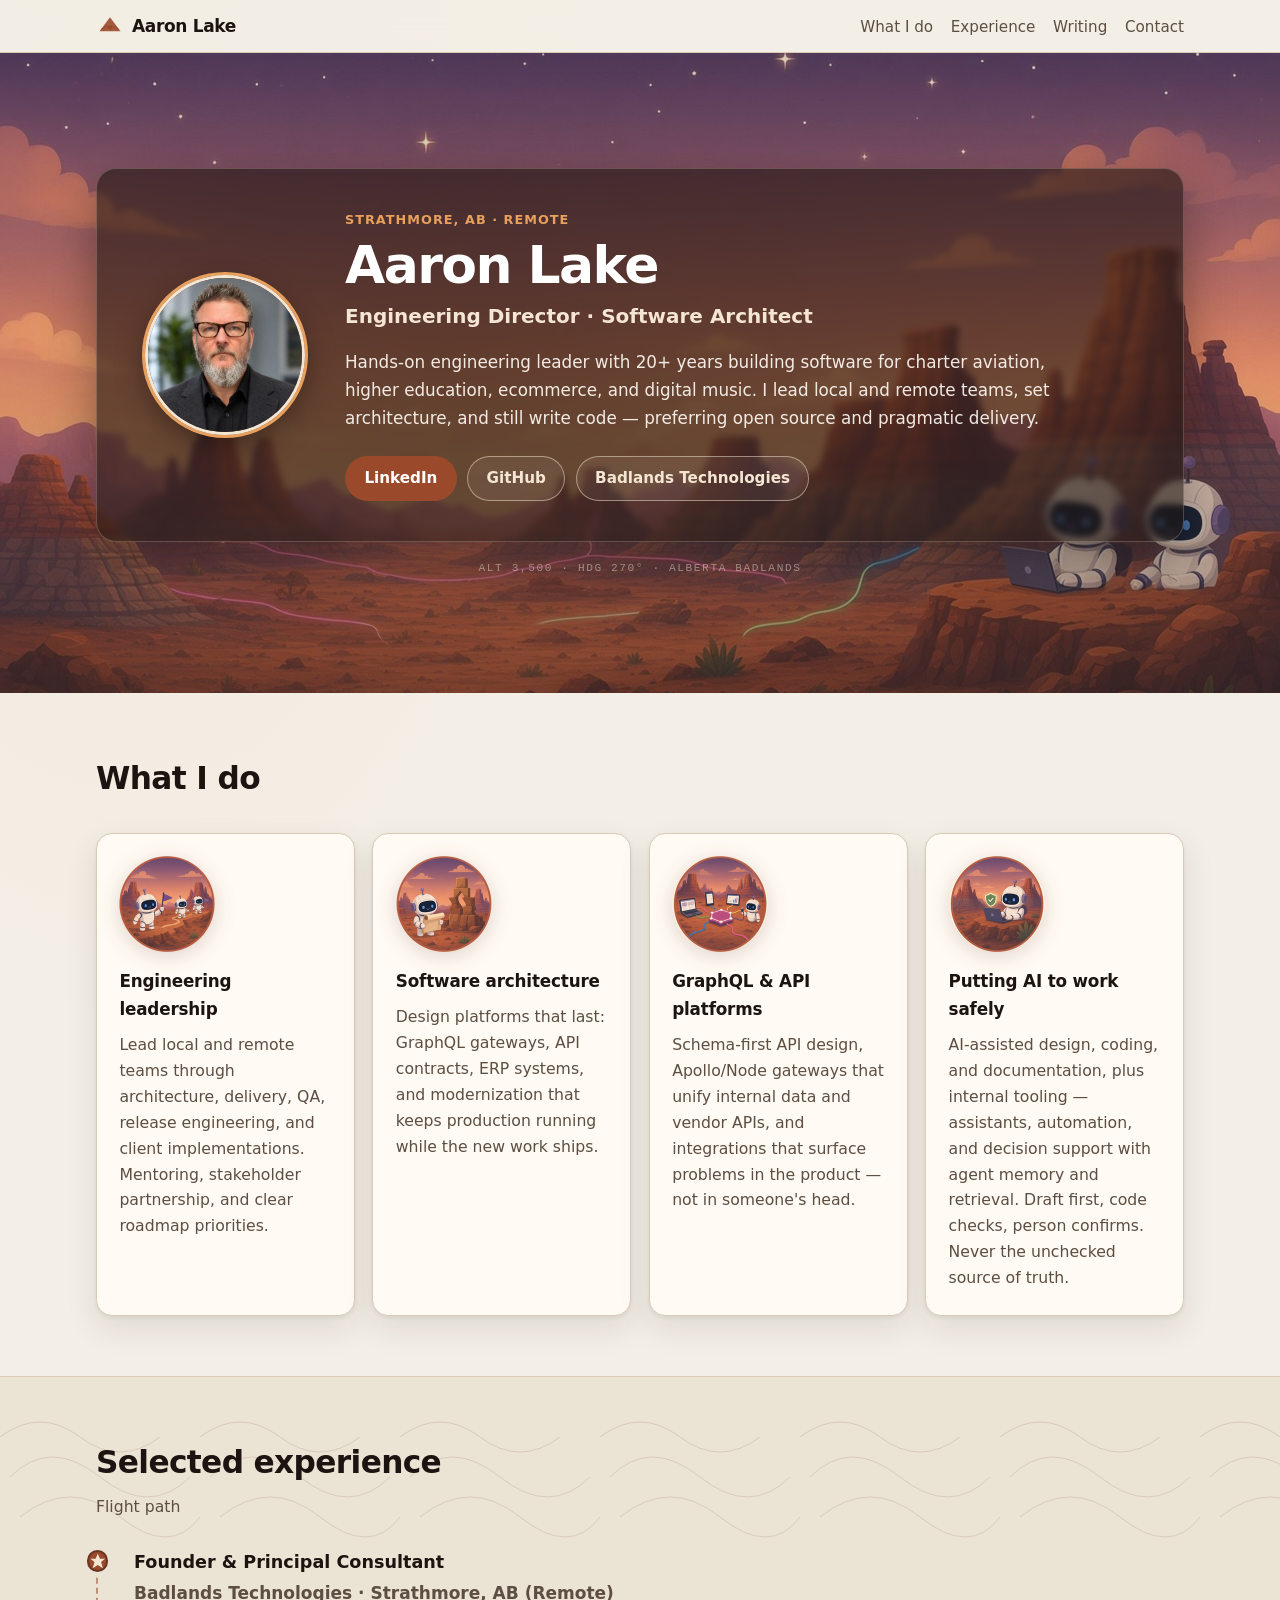
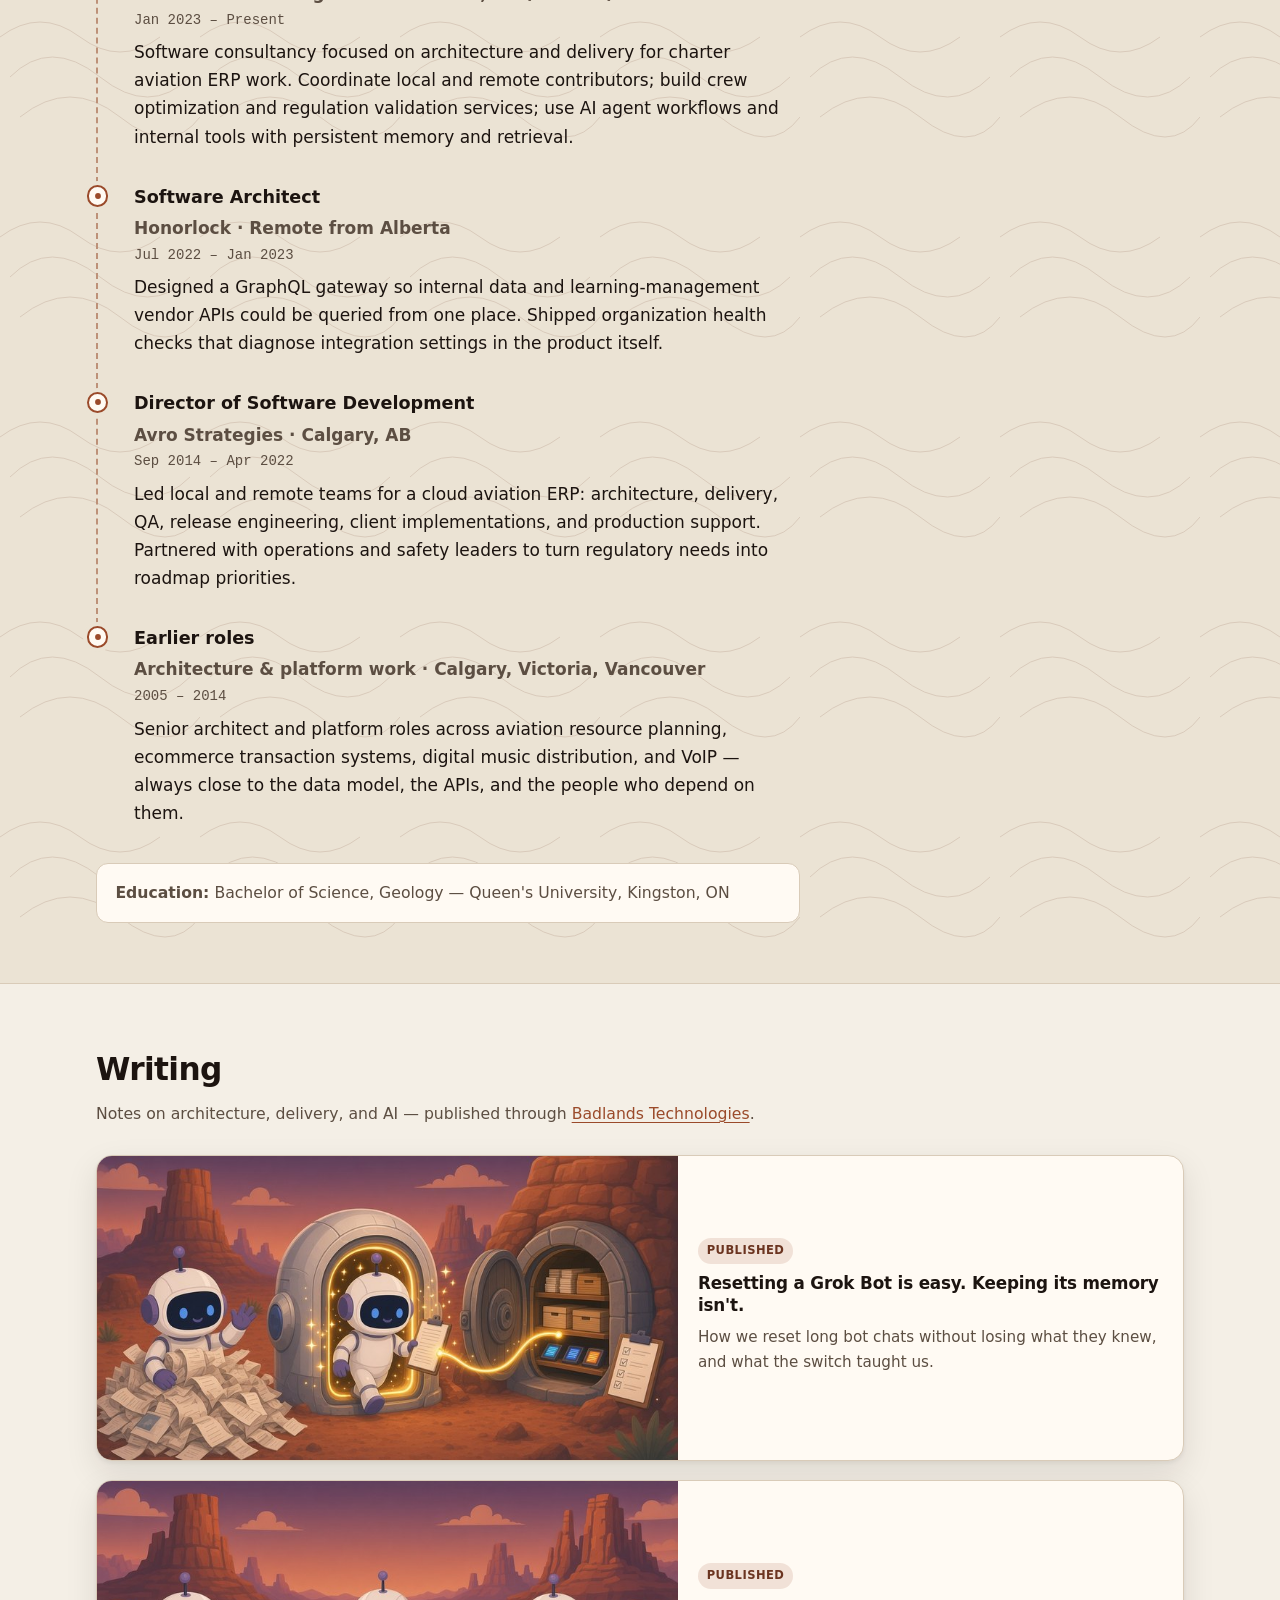
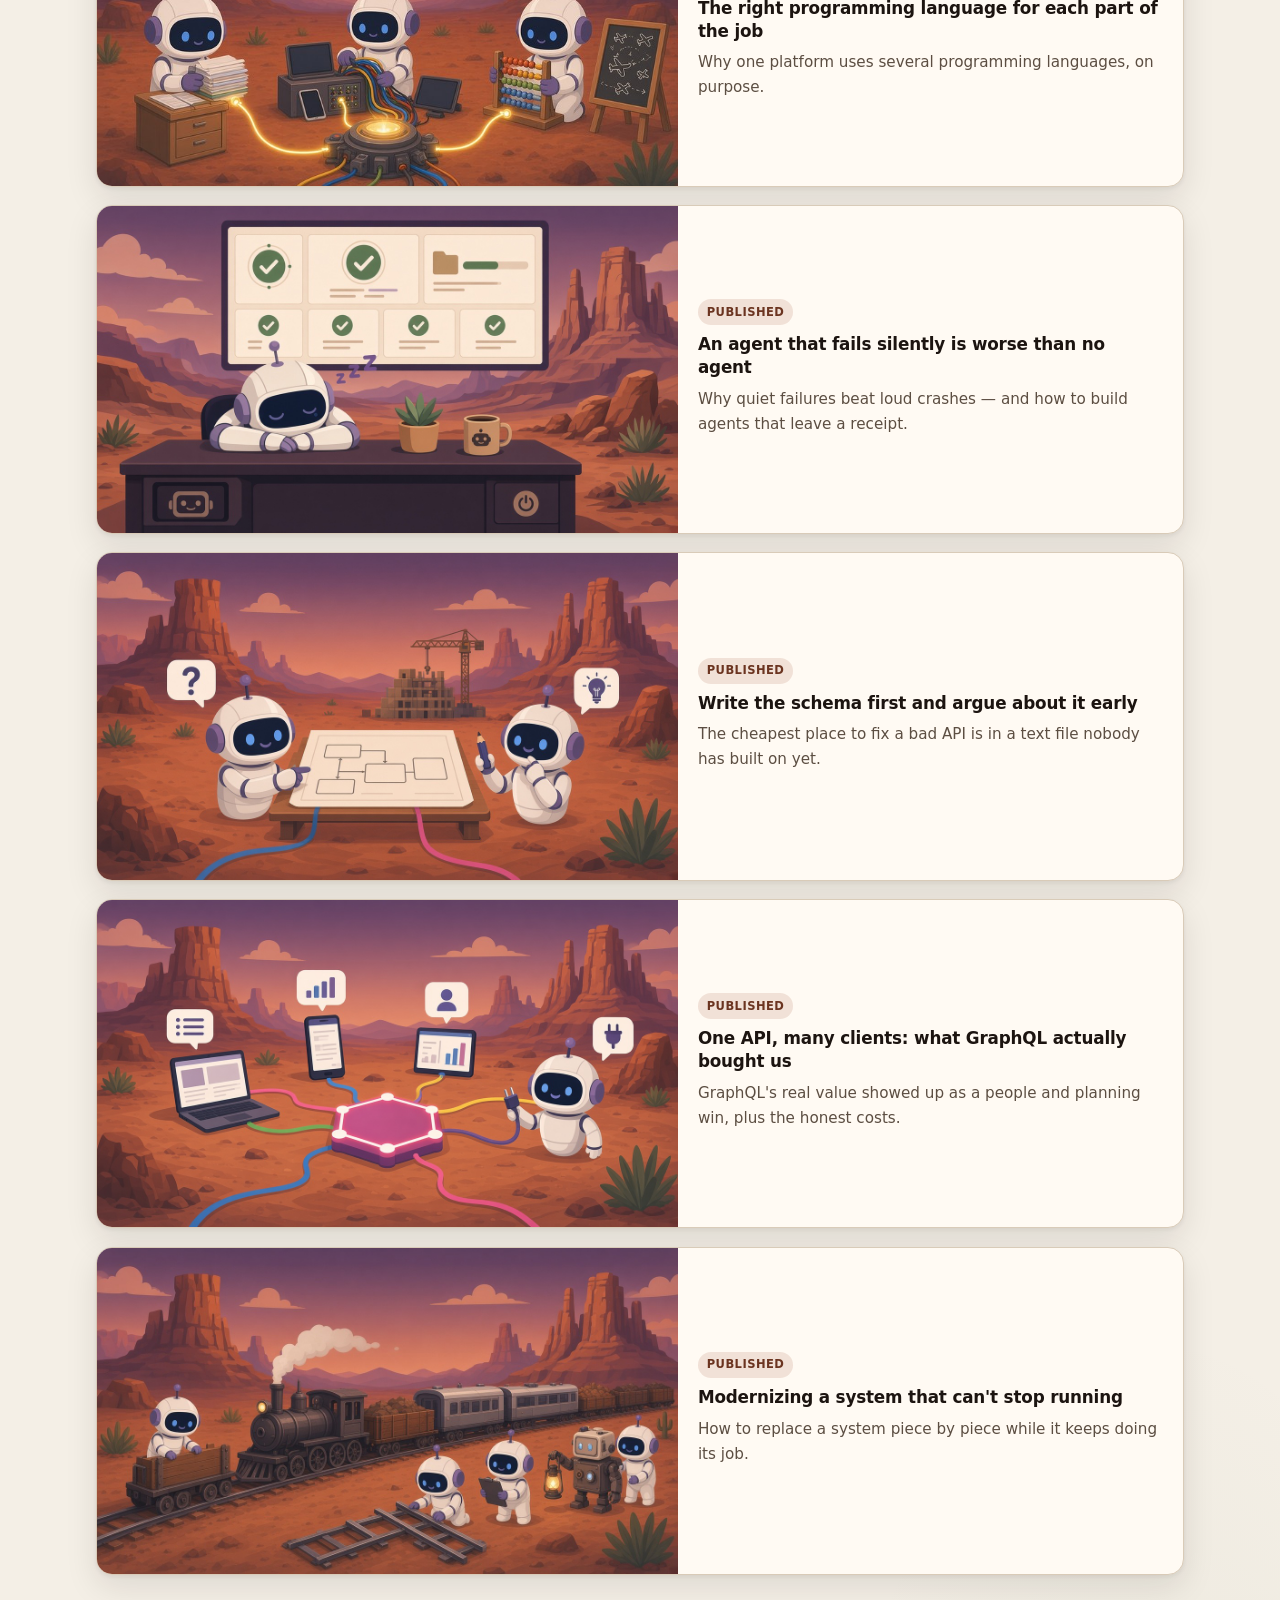
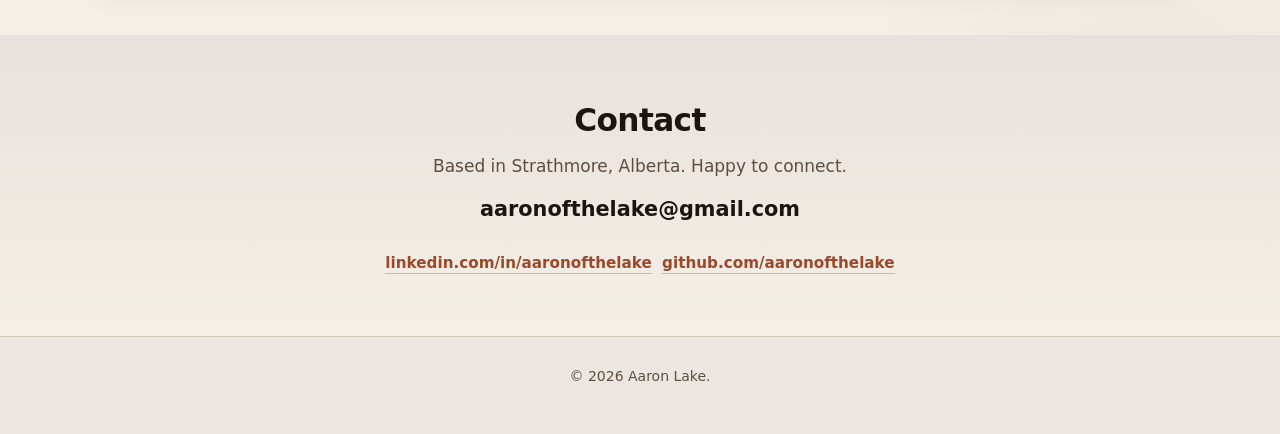
<file: index.html>
<!DOCTYPE html>
<html lang="en">
<head>
  <meta charset="utf-8">
  <meta name="viewport" content="width=device-width, initial-scale=1">
  <meta name="description" content="Aaron Lake — Engineering Director and Software Architect. Leadership, architecture, GraphQL platforms, and putting AI to work safely.">
  <meta name="author" content="Aaron Lake">
  <title>Aaron Lake — Engineering Director · Software Architect</title>
  <link rel="stylesheet" href="styles.css">
</head>
<body>
  <a class="skip-link" href="#main">Skip to content</a>

  <header class="site-header">
    <div class="wrap header-inner">
      <a class="logo" href="#top">
        <svg class="logo-mark" viewBox="0 0 32 32" width="28" height="28" aria-hidden="true" focusable="false">
          <path fill="currentColor" d="M4 22 L16 6 L28 22 Z" opacity="0.9"/>
          <path fill="none" stroke="currentColor" stroke-width="1.5" d="M6 20 Q16 12 26 20" opacity="0.7"/>
          <circle cx="16" cy="18" r="2" fill="currentColor"/>
        </svg>
        <span>Aaron Lake</span>
      </a>
      <nav aria-label="Primary">
        <ul>
          <li><a href="#work">What I do</a></li>
          <li><a href="#experience">Experience</a></li>
          <li><a href="#writing">Writing</a></li>
          <li><a href="#contact">Contact</a></li>
        </ul>
      </nav>
    </div>
  </header>

  <main id="main">
    <!-- HERO: illustrated Badlands dusk scene (matches article art) -->
    <section id="top" class="hero" aria-labelledby="hero-heading">
      <picture class="hero-bg" aria-hidden="true">
        <source media="(max-width: 640px)" srcset="assets/hero-badlands-800.jpg">
        <img src="assets/hero-badlands-1920.jpg" width="1920" height="1080" alt="" decoding="async" fetchpriority="high">
      </picture>
      <div class="hero-shade" aria-hidden="true"></div>

      <div class="wrap hero-inner">
        <div class="hero-card">
          <img class="hero-photo" src="assets/aaron-headshot.jpg" width="200" height="200"
               alt="Portrait of Aaron Lake" decoding="async">
          <div class="hero-copy">
            <p class="eyebrow">Strathmore, AB · Remote</p>
            <h1 id="hero-heading">Aaron Lake</h1>
            <p class="role"><span class="nowrap">Engineering Director</span> · <span class="nowrap">Software Architect</span></p>
            <p class="lede">
              Hands-on engineering leader with 20+ years building software for charter aviation,
              higher education, ecommerce, and digital music. I lead local and remote teams,
              set architecture, and still write code — preferring open source and pragmatic delivery.
            </p>
            <ul class="hero-links" aria-label="Profiles">
              <li><a class="btn btn-primary" href="https://www.linkedin.com/in/aaronofthelake" rel="noopener noreferrer">LinkedIn</a></li>
              <li><a class="btn btn-ghost" href="https://github.com/aaronofthelake" rel="noopener noreferrer">GitHub</a></li>
              <li><a class="btn btn-ghost" href="https://www.linkedin.com/company/90430647/" rel="noopener noreferrer">Badlands Technologies</a></li>
            </ul>
          </div>
        </div>
        <p class="flight-note" aria-hidden="true">ALT 3,500 · HDG 270° · Alberta badlands</p>
      </div>
    </section>

    <section id="work" class="section" aria-labelledby="work-heading">
      <div class="wrap">
        <div class="section-head">
          <h2 id="work-heading">What I do</h2>
        </div>
        <div class="card-grid">
          <article class="card">
            <div class="card-icon card-badge" aria-hidden="true">
              <img src="assets/badge-leadership-192.png" width="96" height="96" alt="" loading="lazy" decoding="async">
            </div>
            <h3>Engineering leadership</h3>
            <p>
              Lead local and remote teams through architecture, delivery, QA,
              release engineering, and client implementations. Mentoring, stakeholder
              partnership, and clear roadmap priorities.
            </p>
          </article>
          <article class="card">
            <div class="card-icon card-badge" aria-hidden="true">
              <img src="assets/badge-architecture-192.png" width="96" height="96" alt="" loading="lazy" decoding="async">
            </div>
            <h3>Software architecture</h3>
            <p>
              Design platforms that last: GraphQL gateways, API contracts, ERP systems,
              and modernization that keeps production running while the new work ships.
            </p>
          </article>
          <article class="card">
            <div class="card-icon card-badge" aria-hidden="true">
              <img src="assets/badge-api-192.png" width="96" height="96" alt="" loading="lazy" decoding="async">
            </div>
            <h3>GraphQL &amp; API platforms</h3>
            <p>
              Schema-first API design, Apollo/Node gateways that unify internal data and
              vendor APIs, and integrations that surface problems in the product — not in someone's head.
            </p>
          </article>
          <article class="card">
            <div class="card-icon card-badge" aria-hidden="true">
              <img src="assets/badge-ai-192.png" width="96" height="96" alt="" loading="lazy" decoding="async">
            </div>
            <h3>Putting AI to work safely</h3>
            <p>
              AI-assisted design, coding, and documentation, plus internal tooling —
              assistants, automation, and decision support with agent memory and retrieval.
              Draft first, code checks, person confirms. Never the unchecked source of truth.
            </p>
          </article>
        </div>
      </div>
    </section>

    <section id="experience" class="section section-alt" aria-labelledby="exp-heading">
      <div class="topo-bg" aria-hidden="true"></div>
      <div class="wrap">
        <div class="section-head">
          <h2 id="exp-heading">Selected experience</h2>
          <p class="section-kicker">Flight path</p>
        </div>
        <ol class="timeline">
          <li>
            <div class="waypoint" aria-hidden="true">
              <svg viewBox="0 0 24 24" width="18" height="18"><path fill="currentColor" d="M12 2l3 7h7l-5.5 4.5L19 22l-7-4.5L5 22l2.5-8.5L2 9h7z"/></svg>
            </div>
            <div class="timeline-meta">
              <h3>Founder &amp; Principal Consultant</h3>
              <p class="org">Badlands Technologies · Strathmore, AB (Remote)</p>
              <p class="dates"><time datetime="2023-01">Jan 2023</time> – Present</p>
            </div>
            <p>
              Software consultancy focused on architecture and delivery for charter aviation ERP work.
              Coordinate local and remote contributors; build crew optimization and regulation validation
              services; use AI agent workflows and internal tools with persistent memory and retrieval.
            </p>
          </li>
          <li>
            <div class="waypoint" aria-hidden="true">
              <svg viewBox="0 0 24 24" width="14" height="14"><circle cx="12" cy="12" r="5" fill="currentColor"/></svg>
            </div>
            <div class="timeline-meta">
              <h3>Software Architect</h3>
              <p class="org">Honorlock · Remote from Alberta</p>
              <p class="dates"><time datetime="2022-07">Jul 2022</time> – <time datetime="2023-01">Jan 2023</time></p>
            </div>
            <p>
              Designed a GraphQL gateway so internal data and learning-management vendor APIs
              could be queried from one place. Shipped organization health checks that diagnose
              integration settings in the product itself.
            </p>
          </li>
          <li>
            <div class="waypoint" aria-hidden="true">
              <svg viewBox="0 0 24 24" width="14" height="14"><circle cx="12" cy="12" r="5" fill="currentColor"/></svg>
            </div>
            <div class="timeline-meta">
              <h3>Director of Software Development</h3>
              <p class="org">Avro Strategies · Calgary, AB</p>
              <p class="dates"><time datetime="2014-09">Sep 2014</time> – <time datetime="2022-04">Apr 2022</time></p>
            </div>
            <p>
              Led local and remote teams for a cloud aviation ERP: architecture, delivery,
              QA, release engineering, client implementations, and production support. Partnered
              with operations and safety leaders to turn regulatory needs into roadmap priorities.
            </p>
          </li>
          <li>
            <div class="waypoint" aria-hidden="true">
              <svg viewBox="0 0 24 24" width="14" height="14"><circle cx="12" cy="12" r="5" fill="currentColor"/></svg>
            </div>
            <div class="timeline-meta">
              <h3>Earlier roles</h3>
              <p class="org">Architecture &amp; platform work · Calgary, Victoria, Vancouver</p>
              <p class="dates">2005 – 2014</p>
            </div>
            <p>
              Senior architect and platform roles across aviation resource planning, ecommerce
              transaction systems, digital music distribution, and VoIP — always close to the
              data model, the APIs, and the people who depend on them.
            </p>
          </li>
        </ol>
        <p class="edu">
          <strong>Education:</strong> Bachelor of Science, Geology — Queen's University, Kingston, ON
        </p>
      </div>
    </section>

    <section id="writing" class="section" aria-labelledby="writing-heading">
      <div class="wrap">
        <div class="section-head">
          <h2 id="writing-heading">Writing</h2>
          <p class="section-kicker">
            Notes on architecture, delivery, and AI — published through
            <a href="https://www.linkedin.com/company/90430647/" rel="noopener noreferrer">Badlands Technologies</a>.
          </p>
        </div>
        <div class="writing-grid">
          <article class="writing-card writing-card-featured">
            <a class="featured-link" href="writing/bot-memory/">
              <img class="featured-thumb" src="assets/article_botmemory.jpg" width="800" height="420"
                   alt="Illustration: a new robot steps out of a glowing reboot pod in Alberta badlands, linked by a golden cable to a vault holding its memories">
              <div class="writing-card-body">
                <span class="tag">Published</span>
                <h3>Resetting a Grok Bot is easy. Keeping its memory isn't.</h3>
                <p>How we reset long bot chats without losing what they knew, and what the switch taught us.</p>
              </div>
            </a>
          </article>

          <article class="writing-card writing-card-featured">
            <a class="featured-link" href="https://www.linkedin.com/feed/update/urn:li:activity:7519820469370306560/" rel="noopener noreferrer">
              <img class="featured-thumb" src="assets/article25_languages.jpg" width="800" height="420"
                   alt="Illustration: three robots in Alberta badlands each using a different tool, all wired into one shared hub">
              <div class="writing-card-body">
                <span class="tag">Published</span>
                <h3>The right programming language for each part of the job</h3>
                <p>Why one platform uses several programming languages, on purpose.</p>
              </div>
            </a>
          </article>

          <article class="writing-card writing-card-featured">
            <a class="featured-link" href="https://www.linkedin.com/feed/update/urn:li:share:7517788303534776321/" rel="noopener noreferrer">
              <img class="featured-thumb" src="assets/article20_silent_agent.jpg" width="800" height="420"
                   alt="Illustration: a robot asleep at a desk in Alberta badlands after finishing its work">
              <div class="writing-card-body">
                <span class="tag">Published</span>
                <h3>An agent that fails silently is worse than no agent</h3>
                <p>Why quiet failures beat loud crashes — and how to build agents that leave a receipt.</p>
              </div>
            </a>
          </article>

          <article class="writing-card writing-card-featured">
            <a class="featured-link" href="https://www.linkedin.com/feed/update/urn:li:share:7518758173558722561/" rel="noopener noreferrer">
              <img class="featured-thumb" src="assets/article11_schema_first.jpg" width="800" height="420"
                   alt="Illustration: two robots debating a schema blueprint in Alberta badlands before construction starts">
              <div class="writing-card-body">
                <span class="tag">Published</span>
                <h3>Write the schema first and argue about it early</h3>
                <p>The cheapest place to fix a bad API is in a text file nobody has built on yet.</p>
              </div>
            </a>
          </article>

          <article class="writing-card writing-card-featured">
            <a class="featured-link" href="https://www.linkedin.com/feed/update/urn:li:share:7518358877596278785/" rel="noopener noreferrer">
              <img class="featured-thumb" src="assets/article19_one_api_many_clients.jpg" width="800" height="420"
                   alt="Illustration: laptop, phone and tablet clients wired into one glowing hub in Alberta badlands, with a robot plugging in">
              <div class="writing-card-body">
                <span class="tag">Published</span>
                <h3>One API, many clients: what GraphQL actually bought us</h3>
                <p>GraphQL's real value showed up as a people and planning win, plus the honest costs.</p>
              </div>
            </a>
          </article>

          <article class="writing-card writing-card-featured">
            <a class="featured-link" href="https://www.linkedin.com/feed/update/urn:li:activity:7519054076874235904/" rel="noopener noreferrer">
              <img class="featured-thumb" src="assets/article12_modernizing.jpg" width="800" height="420"
                   alt="Illustration: robots rebuilding a steam train while it keeps rolling through Alberta badlands">
              <div class="writing-card-body">
                <span class="tag">Published</span>
                <h3>Modernizing a system that can't stop running</h3>
                <p>How to replace a system piece by piece while it keeps doing its job.</p>
              </div>
            </a>
          </article>
        </div>
      </div>
    </section>

    <section id="contact" class="section section-contact" aria-labelledby="contact-heading">
      <div class="wrap contact-inner">
        <h2 id="contact-heading">Contact</h2>
        <p>Based in Strathmore, Alberta. Happy to connect.</p>
        <p class="contact-email">
          <a href="mailto:aaronofthelake@gmail.com">aaronofthelake@gmail.com</a>
        </p>
        <ul class="hero-links contact-links" aria-label="Also find me">
          <li><a href="https://www.linkedin.com/in/aaronofthelake" rel="noopener noreferrer">linkedin.com/in/aaronofthelake</a></li>
          <li><a href="https://github.com/aaronofthelake" rel="noopener noreferrer">github.com/aaronofthelake</a></li>
        </ul>
      </div>
    </section>
  </main>

  <footer class="site-footer">
    <div class="wrap">
      <p>© <span id="y">2026</span> Aaron Lake.</p>
    </div>
  </footer>

  <script>
    document.getElementById('y').textContent = new Date().getFullYear();
  </script>
</body>
</html>
</file>
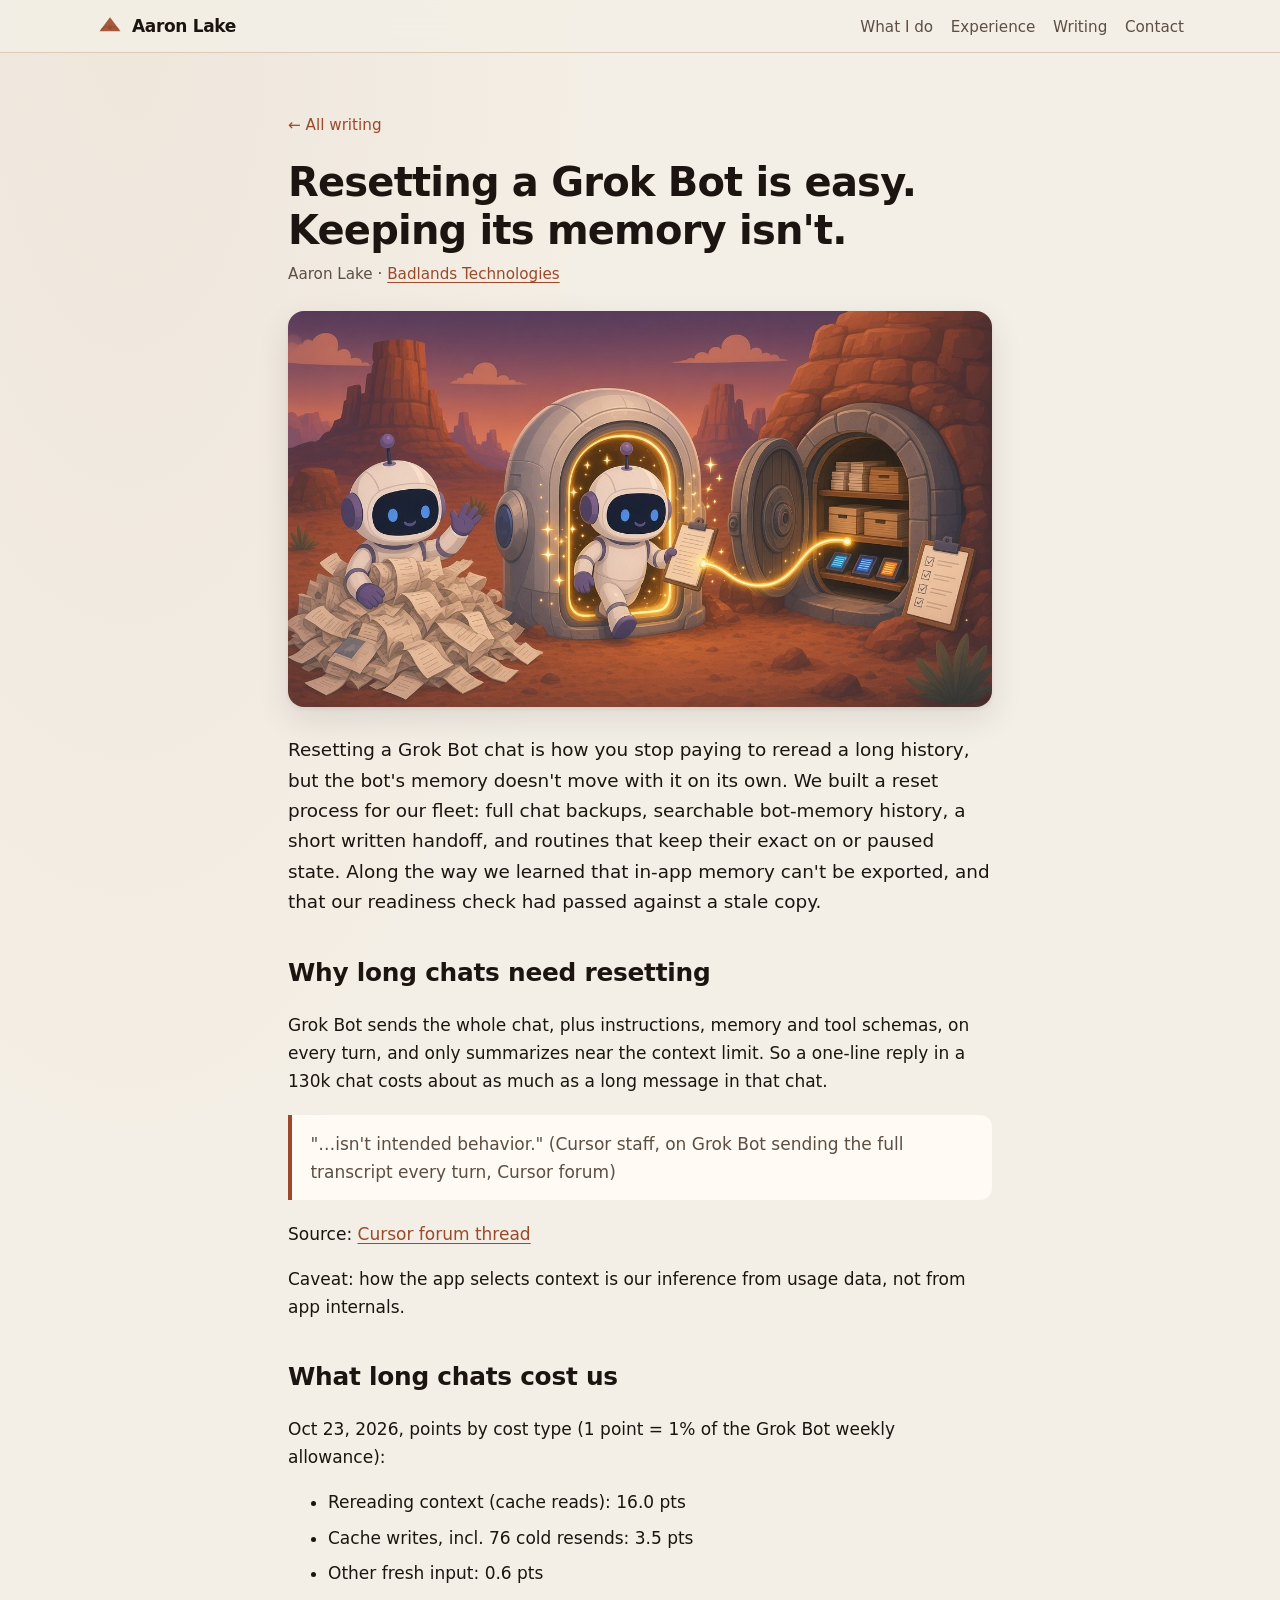
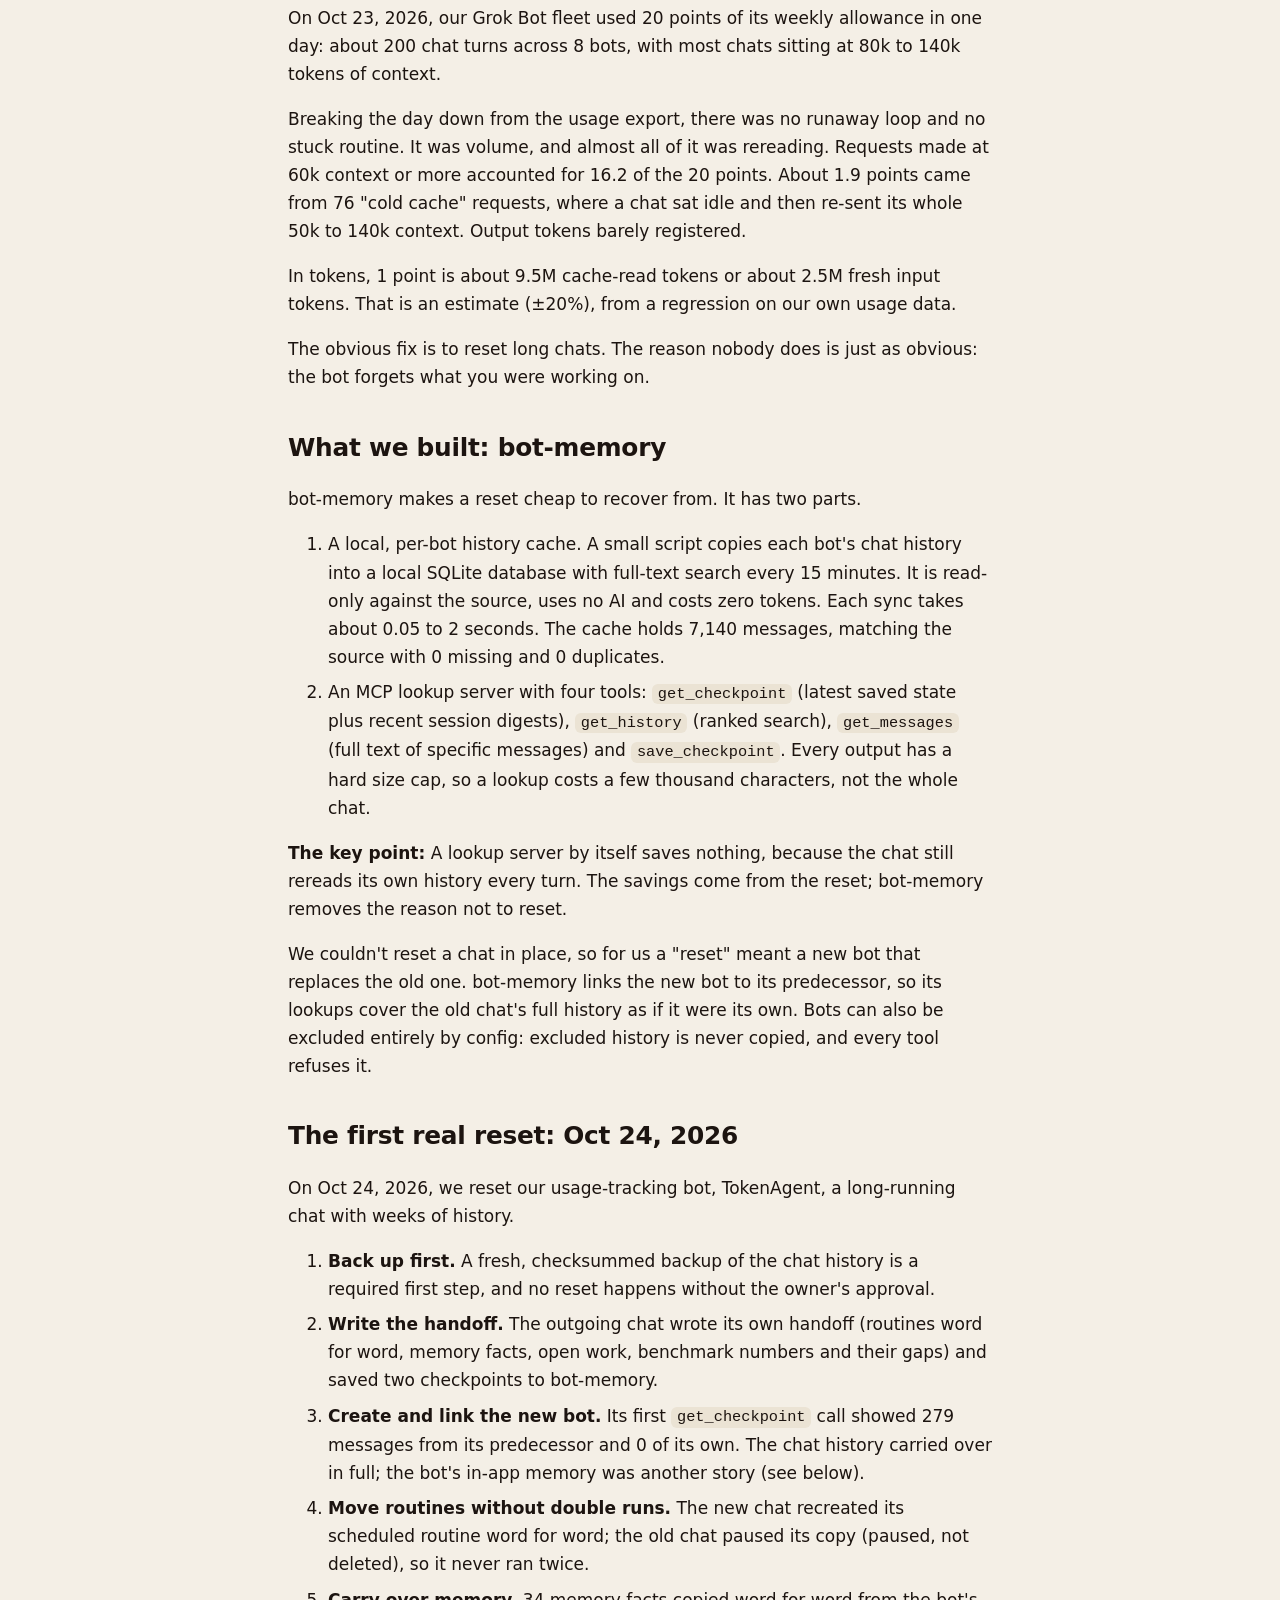
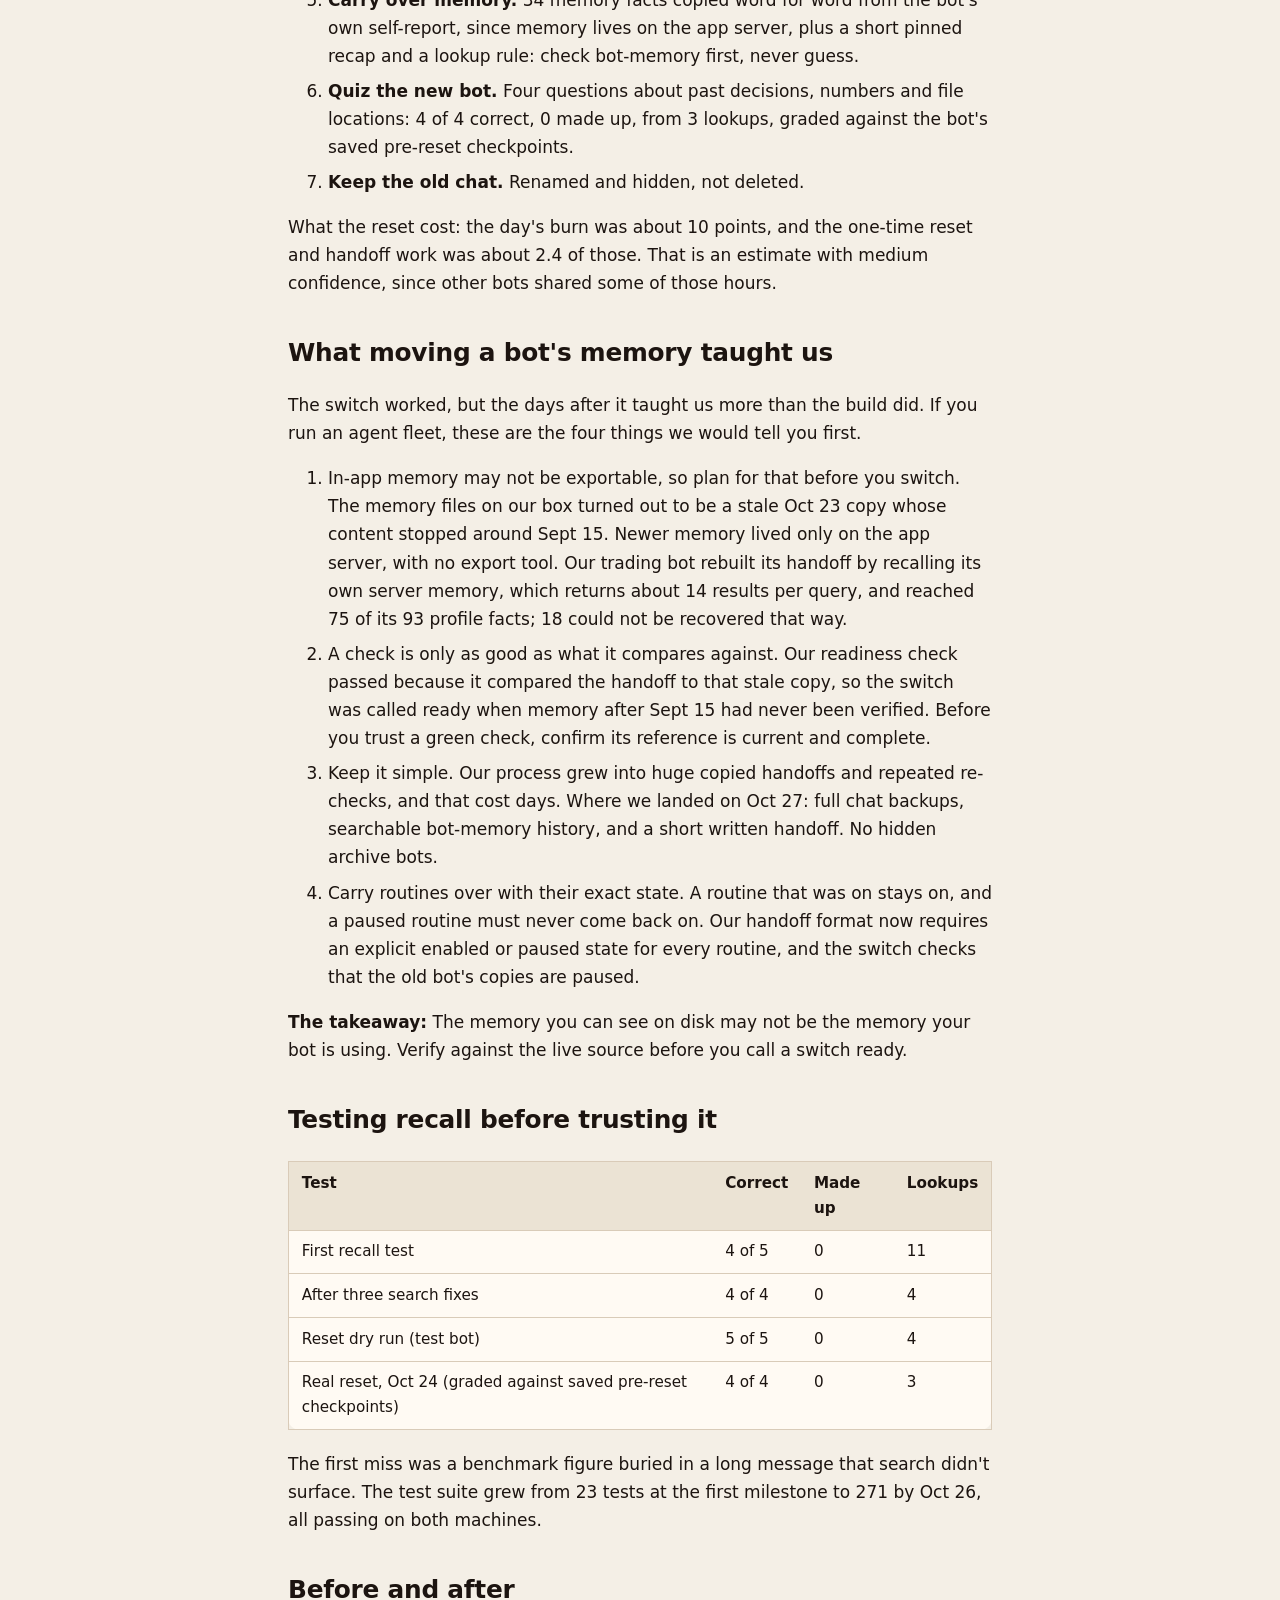
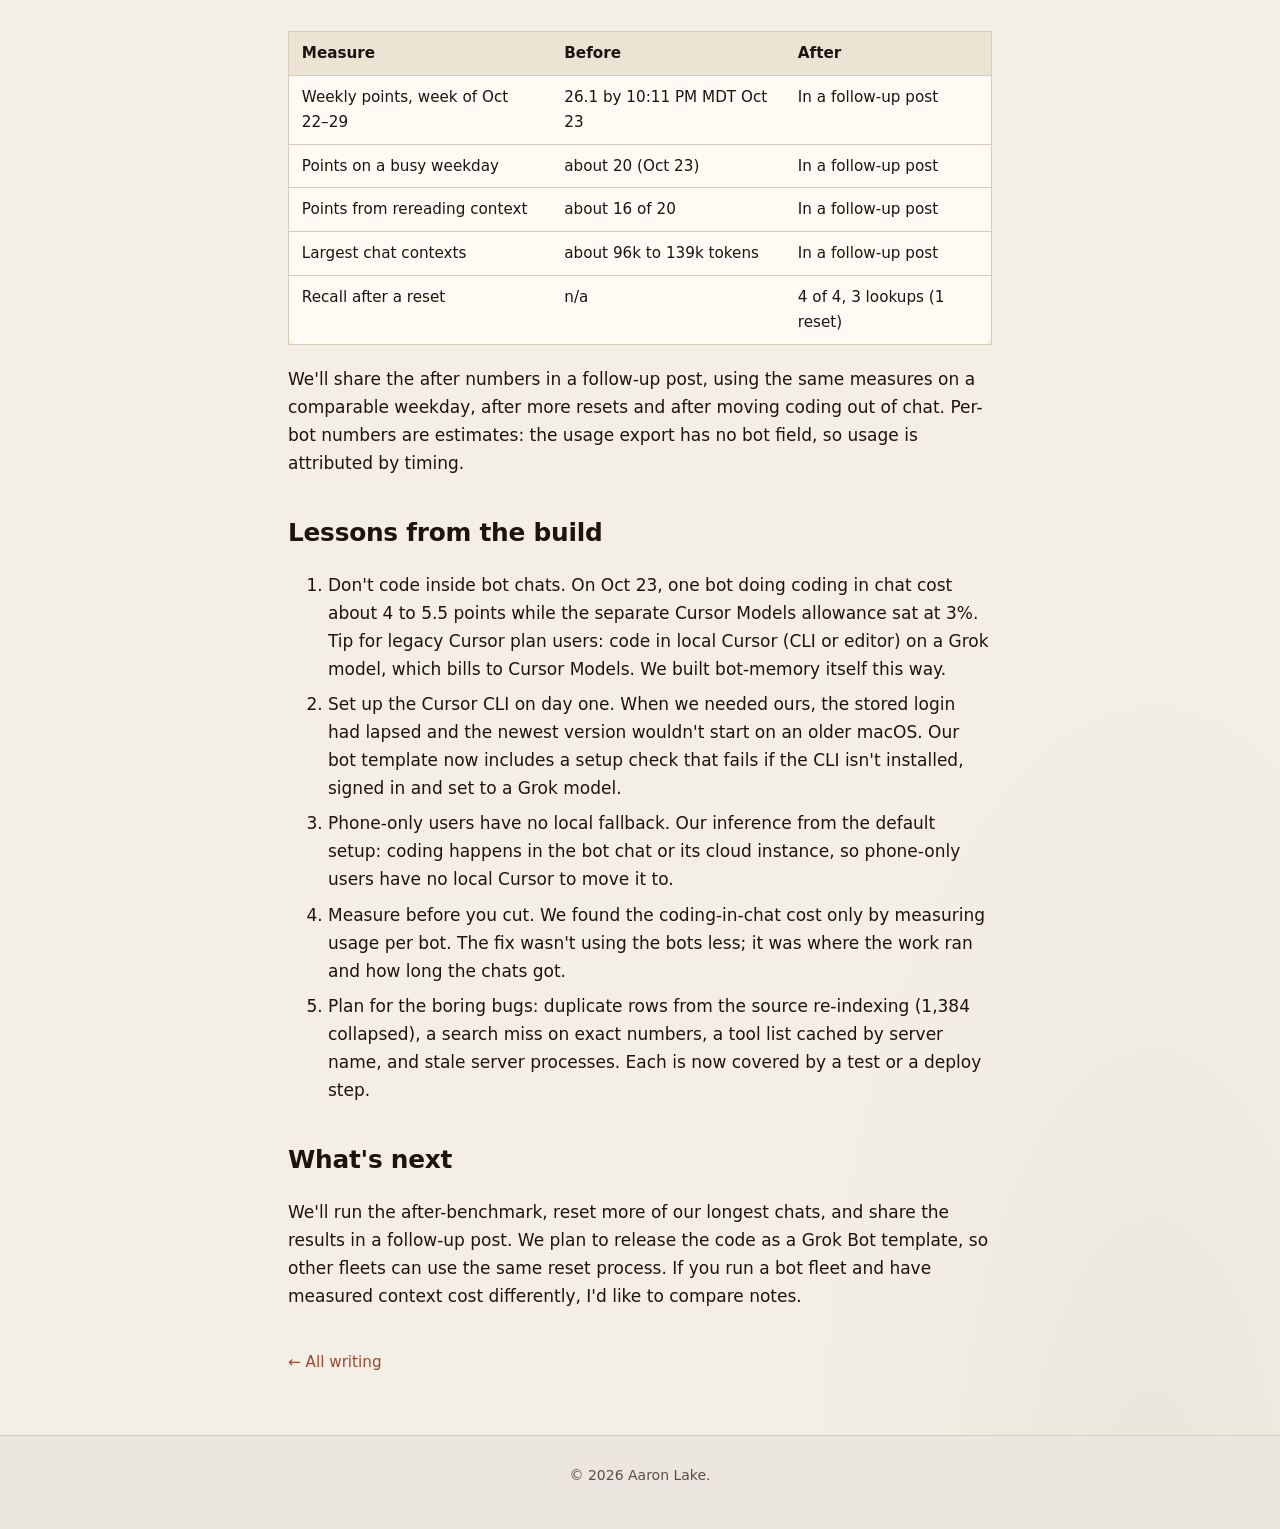
<file: writing/bot-memory/index.html>
<!DOCTYPE html>
<html lang="en">
<head>
  <meta charset="utf-8">
  <meta name="viewport" content="width=device-width, initial-scale=1">
  <meta name="description" content="Resetting a Grok Bot chat is how you stop paying to reread a long history, but the bot&#x27;s memory doesn&#x27;t move with it on its own. We built a reset process for our fleet: full chat backups, searchable bot-memory history, a short written handoff, and routines that keep their exact on or paused state. Along the way we learned that in-app memory can&#x27;t be exported, and that our readiness check had passed against a stale copy.">
  <meta name="author" content="Aaron Lake">
  <title>Resetting a Grok Bot is easy. Keeping its memory isn&#x27;t. — Aaron Lake</title>
  <link rel="canonical" href="https://aaronofthelake.github.io/writing/bot-memory/">
  <meta property="og:type" content="article">
  <meta property="og:title" content="Resetting a Grok Bot is easy. Keeping its memory isn&#x27;t.">
  <meta property="og:description" content="Resetting a Grok Bot chat is how you stop paying to reread a long history, but the bot&#x27;s memory doesn&#x27;t move with it on its own. We built a reset process for our fleet: full chat backups, searchable…">
  <meta property="og:url" content="https://aaronofthelake.github.io/writing/bot-memory/">
  <meta property="og:image" content="https://aaronofthelake.github.io/assets/article_botmemory_1280.jpg">
  <meta property="og:image:width" content="1280">
  <meta property="og:image:height" content="720">
  <meta name="twitter:card" content="summary_large_image">
  <link rel="stylesheet" href="../../styles.css">
</head>
<body>
  <a class="skip-link" href="#main">Skip to content</a>

  <header class="site-header">
    <div class="wrap header-inner">
      <a class="logo" href="../../#top">
        <svg class="logo-mark" viewBox="0 0 32 32" width="28" height="28" aria-hidden="true" focusable="false">
          <path fill="currentColor" d="M4 22 L16 6 L28 22 Z" opacity="0.9"/>
          <path fill="none" stroke="currentColor" stroke-width="1.5" d="M6 20 Q16 12 26 20" opacity="0.7"/>
          <circle cx="16" cy="18" r="2" fill="currentColor"/>
        </svg>
        <span>Aaron Lake</span>
      </a>
      <nav aria-label="Primary">
        <ul>
          <li><a href="../../#work">What I do</a></li>
          <li><a href="../../#experience">Experience</a></li>
          <li><a href="../../#writing">Writing</a></li>
          <li><a href="../../#contact">Contact</a></li>
        </ul>
      </nav>
    </div>
  </header>

  <main id="main">
    <article class="section article-page" aria-labelledby="article-title">
      <div class="wrap article-wrap">
        <p class="article-back"><a href="../../#writing">← All writing</a></p>
        <h1 id="article-title">Resetting a Grok Bot is easy. Keeping its memory isn&#x27;t.</h1>
        <p class="article-byline">Aaron Lake · <a href="https://www.linkedin.com/company/90430647/" rel="noopener noreferrer">Badlands Technologies</a></p>
        <img class="article-hero" src="../../assets/article_botmemory_1280.jpg" width="1280" height="720"
             alt="Illustration: in Alberta badlands, an old robot waves goodbye from a pile of chat history while a new robot steps out of a glowing reboot pod, linked by a golden cable to a vault where its memories are stored">
        <p class="article-lede">Resetting a Grok Bot chat is how you stop paying to reread a long history, but the bot&#x27;s memory doesn&#x27;t move with it on its own. We built a reset process for our fleet: full chat backups, searchable bot-memory history, a short written handoff, and routines that keep their exact on or paused state. Along the way we learned that in-app memory can&#x27;t be exported, and that our readiness check had passed against a stale copy.</p>
        <div class="article-body">
<h2>Why long chats need resetting</h2>
<p>Grok Bot sends the whole chat, plus instructions, memory and tool schemas, on every turn, and only summarizes near the context limit. So a one-line reply in a 130k chat costs about as much as a long message in that chat.</p>
<blockquote>
<p>"…isn't intended behavior." (Cursor staff, on Grok Bot sending the full transcript every turn, Cursor forum)</p>
</blockquote>
<p>Source: <a rel="noopener noreferrer" href="https://forum.cursor.com/t/grok-bot-prune-compact-an-agent-s-context-without-creating-a-new-bot/168333">Cursor forum thread</a></p>
<p>Caveat: how the app selects context is our inference from usage data, not from app internals.</p>
<h2>What long chats cost us</h2>
<p>Oct 23, 2026, points by cost type (1 point = 1% of the Grok Bot weekly allowance):</p>
<ul>
<li>Rereading context (cache reads): 16.0 pts</li>
<li>Cache writes, incl. 76 cold resends: 3.5 pts</li>
<li>Other fresh input: 0.6 pts</li>
</ul>
<p>On Oct 23, 2026, our Grok Bot fleet used 20 points of its weekly allowance in one day: about 200 chat turns across 8 bots, with most chats sitting at 80k to 140k tokens of context.</p>
<p>Breaking the day down from the usage export, there was no runaway loop and no stuck routine. It was volume, and almost all of it was rereading. Requests made at 60k context or more accounted for 16.2 of the 20 points. About 1.9 points came from 76 "cold cache" requests, where a chat sat idle and then re-sent its whole 50k to 140k context. Output tokens barely registered.</p>
<p>In tokens, 1 point is about 9.5M cache-read tokens or about 2.5M fresh input tokens. That is an estimate (±20%), from a regression on our own usage data.</p>
<p>The obvious fix is to reset long chats. The reason nobody does is just as obvious: the bot forgets what you were working on.</p>
<h2>What we built: bot-memory</h2>
<p>bot-memory makes a reset cheap to recover from. It has two parts.</p>
<ol>
<li>A local, per-bot history cache. A small script copies each bot's chat history into a local SQLite database with full-text search every 15 minutes. It is read-only against the source, uses no AI and costs zero tokens. Each sync takes about 0.05 to 2 seconds. The cache holds 7,140 messages, matching the source with 0 missing and 0 duplicates.</li>
<li>An MCP lookup server with four tools: <code>get_checkpoint</code> (latest saved state plus recent session digests), <code>get_history</code> (ranked search), <code>get_messages</code> (full text of specific messages) and <code>save_checkpoint</code>. Every output has a hard size cap, so a lookup costs a few thousand characters, not the whole chat.</li>
</ol>
<p><strong>The key point:</strong> A lookup server by itself saves nothing, because the chat still rereads its own history every turn. The savings come from the reset; bot-memory removes the reason not to reset.</p>
<p>We couldn't reset a chat in place, so for us a "reset" meant a new bot that replaces the old one. bot-memory links the new bot to its predecessor, so its lookups cover the old chat's full history as if it were its own. Bots can also be excluded entirely by config: excluded history is never copied, and every tool refuses it.</p>
<h2>The first real reset: Oct 24, 2026</h2>
<p>On Oct 24, 2026, we reset our usage-tracking bot, TokenAgent, a long-running chat with weeks of history.</p>
<ol>
<li><strong>Back up first.</strong> A fresh, checksummed backup of the chat history is a required first step, and no reset happens without the owner's approval.</li>
<li><strong>Write the handoff.</strong> The outgoing chat wrote its own handoff (routines word for word, memory facts, open work, benchmark numbers and their gaps) and saved two checkpoints to bot-memory.</li>
<li><strong>Create and link the new bot.</strong> Its first <code>get_checkpoint</code> call showed 279 messages from its predecessor and 0 of its own. The chat history carried over in full; the bot's in-app memory was another story (see below).</li>
<li><strong>Move routines without double runs.</strong> The new chat recreated its scheduled routine word for word; the old chat paused its copy (paused, not deleted), so it never ran twice.</li>
<li><strong>Carry over memory.</strong> 34 memory facts copied word for word from the bot's own self-report, since memory lives on the app server, plus a short pinned recap and a lookup rule: check bot-memory first, never guess.</li>
<li><strong>Quiz the new bot.</strong> Four questions about past decisions, numbers and file locations: 4 of 4 correct, 0 made up, from 3 lookups, graded against the bot's saved pre-reset checkpoints.</li>
<li><strong>Keep the old chat.</strong> Renamed and hidden, not deleted.</li>
</ol>
<p>What the reset cost: the day's burn was about 10 points, and the one-time reset and handoff work was about 2.4 of those. That is an estimate with medium confidence, since other bots shared some of those hours.</p>
<h2>What moving a bot's memory taught us</h2>
<p>The switch worked, but the days after it taught us more than the build did. If you run an agent fleet, these are the four things we would tell you first.</p>
<ol>
<li>In-app memory may not be exportable, so plan for that before you switch. The memory files on our box turned out to be a stale Oct 23 copy whose content stopped around Sept 15. Newer memory lived only on the app server, with no export tool. Our trading bot rebuilt its handoff by recalling its own server memory, which returns about 14 results per query, and reached 75 of its 93 profile facts; 18 could not be recovered that way.</li>
<li>A check is only as good as what it compares against. Our readiness check passed because it compared the handoff to that stale copy, so the switch was called ready when memory after Sept 15 had never been verified. Before you trust a green check, confirm its reference is current and complete.</li>
<li>Keep it simple. Our process grew into huge copied handoffs and repeated re-checks, and that cost days. Where we landed on Oct 27: full chat backups, searchable bot-memory history, and a short written handoff. No hidden archive bots.</li>
<li>Carry routines over with their exact state. A routine that was on stays on, and a paused routine must never come back on. Our handoff format now requires an explicit enabled or paused state for every routine, and the switch checks that the old bot's copies are paused.</li>
</ol>
<p><strong>The takeaway:</strong> The memory you can see on disk may not be the memory your bot is using. Verify against the live source before you call a switch ready.</p>
<h2>Testing recall before trusting it</h2>
<div class="table-wrap"><table>
<thead>
<tr>
<th>Test</th>
<th>Correct</th>
<th>Made up</th>
<th>Lookups</th>
</tr>
</thead>
<tbody>
<tr>
<td>First recall test</td>
<td>4 of 5</td>
<td>0</td>
<td>11</td>
</tr>
<tr>
<td>After three search fixes</td>
<td>4 of 4</td>
<td>0</td>
<td>4</td>
</tr>
<tr>
<td>Reset dry run (test bot)</td>
<td>5 of 5</td>
<td>0</td>
<td>4</td>
</tr>
<tr>
<td>Real reset, Oct 24 (graded against saved pre-reset checkpoints)</td>
<td>4 of 4</td>
<td>0</td>
<td>3</td>
</tr>
</tbody>
</table></div>
<p>The first miss was a benchmark figure buried in a long message that search didn't surface. The test suite grew from 23 tests at the first milestone to 271 by Oct 26, all passing on both machines.</p>
<h2>Before and after</h2>
<div class="table-wrap"><table>
<thead>
<tr>
<th>Measure</th>
<th>Before</th>
<th>After</th>
</tr>
</thead>
<tbody>
<tr>
<td>Weekly points, week of Oct 22–29</td>
<td>26.1 by 10:11 PM MDT Oct 23</td>
<td>In a follow-up post</td>
</tr>
<tr>
<td>Points on a busy weekday</td>
<td>about 20 (Oct 23)</td>
<td>In a follow-up post</td>
</tr>
<tr>
<td>Points from rereading context</td>
<td>about 16 of 20</td>
<td>In a follow-up post</td>
</tr>
<tr>
<td>Largest chat contexts</td>
<td>about 96k to 139k tokens</td>
<td>In a follow-up post</td>
</tr>
<tr>
<td>Recall after a reset</td>
<td>n/a</td>
<td>4 of 4, 3 lookups (1 reset)</td>
</tr>
</tbody>
</table></div>
<p>We'll share the after numbers in a follow-up post, using the same measures on a comparable weekday, after more resets and after moving coding out of chat. Per-bot numbers are estimates: the usage export has no bot field, so usage is attributed by timing.</p>
<h2>Lessons from the build</h2>
<ol>
<li>Don't code inside bot chats. On Oct 23, one bot doing coding in chat cost about 4 to 5.5 points while the separate Cursor Models allowance sat at 3%. Tip for legacy Cursor plan users: code in local Cursor (CLI or editor) on a Grok model, which bills to Cursor Models. We built bot-memory itself this way.</li>
<li>Set up the Cursor CLI on day one. When we needed ours, the stored login had lapsed and the newest version wouldn't start on an older macOS. Our bot template now includes a setup check that fails if the CLI isn't installed, signed in and set to a Grok model.</li>
<li>Phone-only users have no local fallback. Our inference from the default setup: coding happens in the bot chat or its cloud instance, so phone-only users have no local Cursor to move it to.</li>
<li>Measure before you cut. We found the coding-in-chat cost only by measuring usage per bot. The fix wasn't using the bots less; it was where the work ran and how long the chats got.</li>
<li>Plan for the boring bugs: duplicate rows from the source re-indexing (1,384 collapsed), a search miss on exact numbers, a tool list cached by server name, and stale server processes. Each is now covered by a test or a deploy step.</li>
</ol>
<h2>What's next</h2>
<p>We'll run the after-benchmark, reset more of our longest chats, and share the results in a follow-up post. We plan to release the code as a Grok Bot template, so other fleets can use the same reset process. If you run a bot fleet and have measured context cost differently, I'd like to compare notes.</p>
        </div>
        <p class="article-back article-back-end"><a href="../../#writing">← All writing</a></p>
      </div>
    </article>
  </main>

  <footer class="site-footer">
    <div class="wrap">
      <p>© <span id="y">2026</span> Aaron Lake.</p>
    </div>
  </footer>

  <script>
    document.getElementById('y').textContent = new Date().getFullYear();
  </script>
</body>
</html>
</file>
<file: styles.css>
/* Aaron Lake — personal site v3 (Alberta badlands photo + light aviation touches). Draft. No trackers, no CDN. */

:root {
  --bg: #f4efe6;
  --bg-alt: #ebe3d4;
  --surface: #fffaf3;
  --ink: #1c1410;
  --ink-muted: #5c4e42;
  --accent: #9a4a2a;
  --accent-deep: #6b3420;
  --accent-hover: #c45c3e;
  --sage: #6b7f5a;
  --sage-light: #9caf88;
  --dusk: #5b3a6b;
  --sky-ink: #1e1b4b;
  --sand: #e8a05c;
  --cream: #f5e6d3;
  --border: #d9cbb8;
  --shadow: 0 2px 4px rgba(28, 20, 16, 0.06), 0 12px 32px rgba(28, 20, 16, 0.1);
  --radius: 16px;
  --max: 44rem;
  --wide: 68rem;
  --font: "Segoe UI", system-ui, -apple-system, BlinkMacSystemFont, "Helvetica Neue", Arial, sans-serif;
  --mono: ui-monospace, "SF Mono", Menlo, Consolas, monospace;
}

*,
*::before,
*::after {
  box-sizing: border-box;
}

html {
  scroll-behavior: smooth;
}

@media (prefers-reduced-motion: reduce) {
  html { scroll-behavior: auto; }
  *, *::before, *::after {
    animation-duration: 0.01ms !important;
    transition-duration: 0.01ms !important;
  }
}

body {
  margin: 0;
  font-family: var(--font);
  font-size: 1.0625rem;
  line-height: 1.65;
  color: var(--ink);
  background:
    radial-gradient(ellipse 80% 40% at 10% 0%, rgba(155, 80, 50, 0.06), transparent 50%),
    radial-gradient(ellipse 60% 30% at 90% 100%, rgba(107, 127, 90, 0.08), transparent 45%),
    var(--bg);
  -webkit-font-smoothing: antialiased;
}

img { max-width: 100%; height: auto; display: block; }

a {
  color: var(--accent);
  text-decoration-thickness: 1px;
  text-underline-offset: 0.18em;
}

a:hover { color: var(--accent-hover); }

a:focus-visible,
.logo:focus-visible,
nav a:focus-visible,
.btn:focus-visible {
  outline: 2px solid var(--accent);
  outline-offset: 3px;
  border-radius: 4px;
}

.skip-link {
  position: absolute;
  left: 1rem;
  top: -3rem;
  background: var(--ink);
  color: #fff;
  padding: 0.5rem 0.75rem;
  z-index: 100;
  border-radius: 6px;
}

.skip-link:focus { top: 1rem; }

.wrap {
  width: min(100% - 2.5rem, var(--wide));
  margin-inline: auto;
  position: relative;
}

/* Header */
.site-header {
  position: sticky;
  top: 0;
  z-index: 50;
  background: color-mix(in srgb, var(--bg) 86%, transparent);
  backdrop-filter: blur(12px);
  border-bottom: 1px solid var(--border);
}

.header-inner {
  display: flex;
  align-items: center;
  justify-content: space-between;
  gap: 1rem;
  padding: 0.75rem 0;
}

.logo {
  display: inline-flex;
  align-items: center;
  gap: 0.5rem;
  font-weight: 700;
  color: var(--ink);
  text-decoration: none;
  letter-spacing: -0.02em;
}

.logo-mark { color: var(--accent); flex-shrink: 0; }

.logo:hover { color: var(--accent); }

nav ul {
  display: flex;
  flex-wrap: wrap;
  gap: 0.25rem 1.1rem;
  list-style: none;
  margin: 0;
  padding: 0;
}

nav a {
  color: var(--ink-muted);
  text-decoration: none;
  font-size: 0.95rem;
  font-weight: 500;
}

nav a:hover { color: var(--ink); }

/* Hero — real badlands photo, darkened, centered card */
.hero {
  position: relative;
  isolation: isolate;
  overflow: hidden;
  display: grid;
  align-items: center;
  min-height: clamp(30rem, 78vh, 40rem);
  padding-block: clamp(2.5rem, 6vw, 4.5rem);
  background: #2a1f18;
  color: var(--cream);
}

.hero-bg,
.hero-bg img,
.hero-shade {
  position: absolute;
  inset: 0;
  width: 100%;
  height: 100%;
  z-index: -2;
}

.hero-bg img {
  object-fit: cover;
  object-position: 50% 40%;
  max-width: none;
}

.hero-shade {
  z-index: -1;
  background:
    linear-gradient(180deg, rgba(20, 14, 10, 0.15) 0%, rgba(20, 14, 10, 0.05) 50%, rgba(20, 14, 10, 0.35) 100%),
    radial-gradient(ellipse 60% 60% at 35% 50%, rgba(20, 14, 10, 0.12), transparent 75%);
}

.hero-inner {
  display: flex;
  flex-direction: column;
  align-items: center;
  gap: 1.1rem;
}

.hero-card {
  width: 100%;
  display: grid;
  grid-template-columns: auto minmax(0, 1fr);
  align-items: center;
  gap: 2rem 2.5rem;
  padding: clamp(1.5rem, 3.5vw, 2.5rem) clamp(1.25rem, 4vw, 3rem);
  background: rgba(28, 20, 16, 0.58);
  backdrop-filter: blur(3px);
  -webkit-backdrop-filter: blur(3px);
  border: 1px solid rgba(245, 230, 211, 0.22);
  border-radius: calc(var(--radius) + 4px);
  box-shadow: 0 20px 50px rgba(0, 0, 0, 0.35);
}

.hero-photo {
  width: 160px;
  height: 160px;
  border-radius: 50%;
  object-fit: cover;
  border: 3px solid var(--cream);
  box-shadow: 0 0 0 3px var(--sand), 0 10px 30px rgba(0, 0, 0, 0.4);
}

.hero-copy { min-width: 0; }

.eyebrow {
  margin: 0 0 0.5rem;
  font-size: 0.8rem;
  font-weight: 650;
  letter-spacing: 0.08em;
  text-transform: uppercase;
  color: var(--sand);
}

.hero h1,
.lede { text-wrap: balance; }

.nowrap { white-space: nowrap; }

.hero h1 {
  margin: 0;
  font-size: clamp(2.2rem, 5vw, 3.25rem);
  line-height: 1.05;
  letter-spacing: -0.03em;
  color: #fff;
}

.role {
  margin: 0.45rem 0 1rem;
  font-size: clamp(1.05rem, 2vw, 1.25rem);
  color: var(--cream);
  font-weight: 550;
}

.lede {
  margin: 0 0 1.5rem;
  font-size: 1.05rem;
  color: rgba(255, 250, 243, 0.92);
  max-width: 46rem;
}

.hero-links {
  display: flex;
  flex-wrap: wrap;
  gap: 0.65rem;
  list-style: none;
  margin: 0;
  padding: 0;
}

.btn {
  display: inline-flex;
  align-items: center;
  justify-content: center;
  padding: 0.55rem 1.15rem;
  border-radius: 999px;
  font-weight: 650;
  font-size: 0.95rem;
  text-decoration: none;
  border: 1.5px solid transparent;
  transition: background 0.15s, color 0.15s, border-color 0.15s;
}

.btn-primary {
  background: var(--accent);
  color: #fff;
  border-color: var(--accent);
}

.btn-primary:hover {
  background: var(--accent-hover);
  border-color: var(--accent-hover);
  color: #fff;
}

.btn-ghost {
  background: rgba(255, 250, 243, 0.06);
  color: var(--cream);
  border-color: rgba(245, 230, 211, 0.5);
}

.btn-ghost:hover {
  border-color: var(--sand);
  color: #fff;
  background: rgba(232, 160, 92, 0.18);
}

.hero .btn:focus-visible { outline-color: var(--sand); }

/* Subtle aviation touch under the card */
.flight-note {
  margin: 0;
  font-family: var(--mono);
  font-size: 0.7rem;
  letter-spacing: 0.14em;
  text-transform: uppercase;
  color: rgba(245, 230, 211, 0.6);
  text-align: center;
}

/* Sections */
.section {
  padding: 3.75rem 0;
  position: relative;
}

.section-alt {
  background: var(--bg-alt);
  border-block: 1px solid var(--border);
  overflow: hidden;
}

.topo-bg {
  position: absolute;
  inset: 0;
  opacity: 0.18;
  pointer-events: none;
  background-image: url("data:image/svg+xml,%3Csvg xmlns='http://www.w3.org/2000/svg' width='200' height='200' viewBox='0 0 200 200'%3E%3Cpath fill='none' stroke='%236b3420' stroke-width='0.8' d='M10 100 Q50 60 100 100 T190 100 M20 140 Q70 100 120 140 T200 140 M0 60 Q40 30 80 60 T160 60'/%3E%3C/svg%3E");
  background-size: 200px 200px;
}

.section-head {
  margin-bottom: 1.75rem;
}

.section h2 {
  margin: 0 0 0.35rem;
  font-size: clamp(1.55rem, 3vw, 1.95rem);
  letter-spacing: -0.02em;
}

.section-kicker {
  margin: 0;
  color: var(--ink-muted);
  font-size: 0.98rem;
  max-width: var(--max);
}

.card-grid {
  display: grid;
  grid-template-columns: repeat(auto-fit, minmax(15.5rem, 1fr));
  gap: 1.1rem;
}

.card {
  background: var(--surface);
  border: 1px solid var(--border);
  border-radius: var(--radius);
  padding: 1.4rem 1.4rem 1.5rem;
  box-shadow: var(--shadow);
  transition: transform 0.15s, border-color 0.15s;
}

.card:hover {
  border-color: color-mix(in srgb, var(--accent) 45%, var(--border));
  transform: translateY(-2px);
}

@media (prefers-reduced-motion: reduce) {
  .card:hover { transform: none; }
}

.card-icon.card-badge {
  width: 6rem;
  height: 6rem;
  border-radius: 50%;
  background: none;
  margin-bottom: 1rem;
  filter: drop-shadow(0 4px 10px rgba(90, 40, 20, 0.18));
  transition: transform 0.25s ease;
}

.card:hover .card-badge { transform: translateY(-3px) rotate(-3deg); }

.card-badge img { width: 100%; height: 100%; display: block; }

.card-icon {
  width: 2.75rem;
  height: 2.75rem;
  display: flex;
  align-items: center;
  justify-content: center;
  border-radius: 12px;
  background: color-mix(in srgb, var(--accent) 12%, var(--surface));
  color: var(--accent-deep);
  margin-bottom: 0.85rem;
}

.card h3 {
  margin: 0 0 0.55rem;
  font-size: 1.05rem;
  letter-spacing: -0.01em;
}

.card p {
  margin: 0;
  color: var(--ink-muted);
  font-size: 0.98rem;
}

/* Timeline — flight path */
.timeline {
  list-style: none;
  margin: 0;
  padding: 0;
  max-width: var(--max);
  position: relative;
}

.timeline > li {
  position: relative;
  padding: 0 0 2rem 2.25rem;
  border-left: 2px dashed color-mix(in srgb, var(--accent) 45%, var(--border));
}

.timeline > li:last-child {
  padding-bottom: 0;
  border-left-color: transparent;
}

.waypoint {
  position: absolute;
  left: -0.7rem;
  top: 0.15rem;
  width: 1.35rem;
  height: 1.35rem;
  border-radius: 50%;
  background: var(--surface);
  border: 2px solid var(--accent);
  color: var(--accent);
  display: flex;
  align-items: center;
  justify-content: center;
  box-shadow: 0 0 0 4px var(--bg-alt);
}

.timeline > li:first-child .waypoint {
  background: var(--accent);
  color: var(--cream);
  border-color: var(--accent-deep);
}

.timeline-meta { margin-bottom: 0.4rem; }

.timeline h3 {
  margin: 0;
  font-size: 1.1rem;
}

.org {
  margin: 0.15rem 0 0;
  color: var(--ink-muted);
  font-weight: 550;
}

.dates {
  margin: 0.1rem 0 0;
  font-size: 0.875rem;
  font-family: var(--mono);
  color: var(--ink-muted);
}

.timeline p:not(.org):not(.dates) {
  margin: 0;
  color: var(--ink);
}

.edu {
  margin: 2.25rem 0 0;
  max-width: var(--max);
  color: var(--ink-muted);
  font-size: 0.98rem;
  padding: 1rem 1.15rem;
  background: var(--surface);
  border-radius: 12px;
  border: 1px solid var(--border);
}

/* Writing cards */
.writing-grid {
  display: grid;
  grid-template-columns: repeat(2, 1fr);
  gap: 1.15rem;
}

.writing-card-featured {
  grid-column: 1 / -1;
}

.writing-card {
  background: var(--surface);
  border: 1px solid var(--border);
  border-radius: var(--radius);
  overflow: hidden;
  box-shadow: var(--shadow);
  display: flex;
  flex-direction: column;
}

.featured-link {
  display: grid;
  grid-template-columns: minmax(0, 1.15fr) minmax(0, 1fr);
  text-decoration: none;
  color: inherit;
  height: 100%;
}

.featured-thumb {
  width: 100%;
  height: 100%;
  min-height: 240px;
  object-fit: cover;
  background: var(--bg-alt);
}

.writing-card-body {
  padding: 1.15rem 1.25rem 1.35rem;
  display: flex;
  flex-direction: column;
  gap: 0.5rem;
  justify-content: center;
}

.writing-card h3 {
  margin: 0;
  font-size: 1.05rem;
  letter-spacing: -0.01em;
  color: var(--ink);
  line-height: 1.35;
}

.featured-link:hover h3 {
  color: var(--accent);
}

.writing-card-body p {
  margin: 0;
  color: var(--ink-muted);
  font-size: 0.95rem;
}

.tag {
  align-self: flex-start;
  font-size: 0.72rem;
  font-weight: 700;
  letter-spacing: 0.04em;
  text-transform: uppercase;
  color: var(--accent-deep);
  background: color-mix(in srgb, var(--accent) 14%, transparent);
  padding: 0.22rem 0.55rem;
  border-radius: 999px;
  white-space: nowrap;
}

/* Contact */
.section-contact {
  background:
    linear-gradient(180deg, color-mix(in srgb, var(--dusk) 8%, var(--bg)), var(--bg));
}

.contact-inner {
  max-width: var(--max);
  text-align: center;
}

.contact-inner > p {
  margin: 0 0 0.75rem;
  color: var(--ink-muted);
}

.contact-email {
  margin: 0 0 1.35rem !important;
}

.contact-email a {
  font-size: 1.3rem;
  font-weight: 750;
  text-decoration: none;
  color: var(--ink);
}

.contact-email a:hover { color: var(--accent); }

.contact-links {
  justify-content: center;
}

.contact-links a {
  font-size: 0.95rem;
  font-weight: 550;
  color: var(--accent);
  text-decoration: none;
  border-bottom: 1px solid color-mix(in srgb, var(--accent) 35%, transparent);
  padding-bottom: 1px;
}

.contact-links a:hover {
  border-bottom-color: var(--accent-hover);
}

/* Footer */
.site-footer {
  padding: 1.75rem 0 2.5rem;
  border-top: 1px solid var(--border);
  background: color-mix(in srgb, var(--sky-ink) 4%, var(--bg));
}

.site-footer p {
  margin: 0 0 0.35rem;
  font-size: 0.875rem;
  color: var(--ink-muted);
  text-align: center;
}

.site-footer .photo-credit {
  font-size: 0.75rem;
  opacity: 0.85;
}

.site-footer a { color: var(--ink-muted); }

/* Responsive */
@media (max-width: 800px) {
  .featured-link { grid-template-columns: 1fr; }

  .featured-thumb {
    height: auto;
    min-height: 0;
    aspect-ratio: 16 / 9;
  }

  .writing-grid { grid-template-columns: 1fr; }
}

@media (max-width: 640px) {
  .header-inner {
    flex-direction: column;
    align-items: center;
    gap: 0.35rem;
    padding: 0.6rem 0;
  }

  nav ul { justify-content: center; gap: 0.25rem 1rem; }

  .hero { min-height: 0; }

  .hero-card {
    grid-template-columns: 1fr;
    justify-items: center;
    text-align: center;
    gap: 1.1rem;
  }

  .hero-photo { width: 116px; height: 116px; }

  .lede { margin-inline: auto; font-size: 1rem; }

  .hero-links { justify-content: center; }
}

/* Contrast boost for text over the hero photo */
@media (prefers-contrast: more) {
  .hero-card {
    background: rgba(20, 14, 10, 0.85);
    border-color: var(--cream);
  }

  .btn-primary { border-width: 2px; }
}

/* Article pages (writing/<slug>/) */
.article-wrap { max-width: var(--max); }
.article-back { margin: 0 0 1.25rem; font-size: 0.95rem; }
.article-back a { text-decoration: none; }
.article-back-end { margin: 2.5rem 0 0; }
.article-page h1 {
  margin: 0 0 0.5rem;
  font-size: clamp(1.8rem, 4vw, 2.5rem);
  line-height: 1.2;
  letter-spacing: -0.02em;
}
.article-byline { margin: 0 0 1.5rem; color: var(--ink-muted); font-size: 0.95rem; }
.article-hero {
  width: 100%;
  border-radius: var(--radius);
  box-shadow: var(--shadow);
  margin: 0 0 1.75rem;
}
.article-lede { font-size: 1.15rem; color: var(--ink); margin: 0 0 1.5rem; }
.article-body h2 {
  margin: 2.25rem 0 0.75rem;
  font-size: clamp(1.3rem, 2.6vw, 1.55rem);
  letter-spacing: -0.01em;
}
.article-body p, .article-body li { color: var(--ink); }
.article-body li { margin-bottom: 0.45rem; }
.article-body blockquote {
  margin: 1.25rem 0;
  padding: 0.9rem 1.15rem;
  background: var(--surface);
  border-left: 4px solid var(--accent);
  border-radius: 0 12px 12px 0;
  color: var(--ink-muted);
}
.article-body blockquote p { margin: 0; color: var(--ink-muted); }
.article-body code {
  font-family: var(--mono);
  font-size: 0.9em;
  background: var(--bg-alt);
  padding: 0.08rem 0.35rem;
  border-radius: 6px;
}
.table-wrap { overflow-x: auto; margin: 1.25rem 0; }
.article-body table {
  width: 100%;
  border-collapse: collapse;
  background: var(--surface);
  border: 1px solid var(--border);
  border-radius: 12px;
  font-size: 0.95rem;
}
.article-body th, .article-body td {
  text-align: left;
  padding: 0.55rem 0.8rem;
  border-bottom: 1px solid var(--border);
  vertical-align: top;
}
.article-body th { background: var(--bg-alt); font-weight: 700; }
.article-body tr:last-child td { border-bottom: 0; }
</file>
